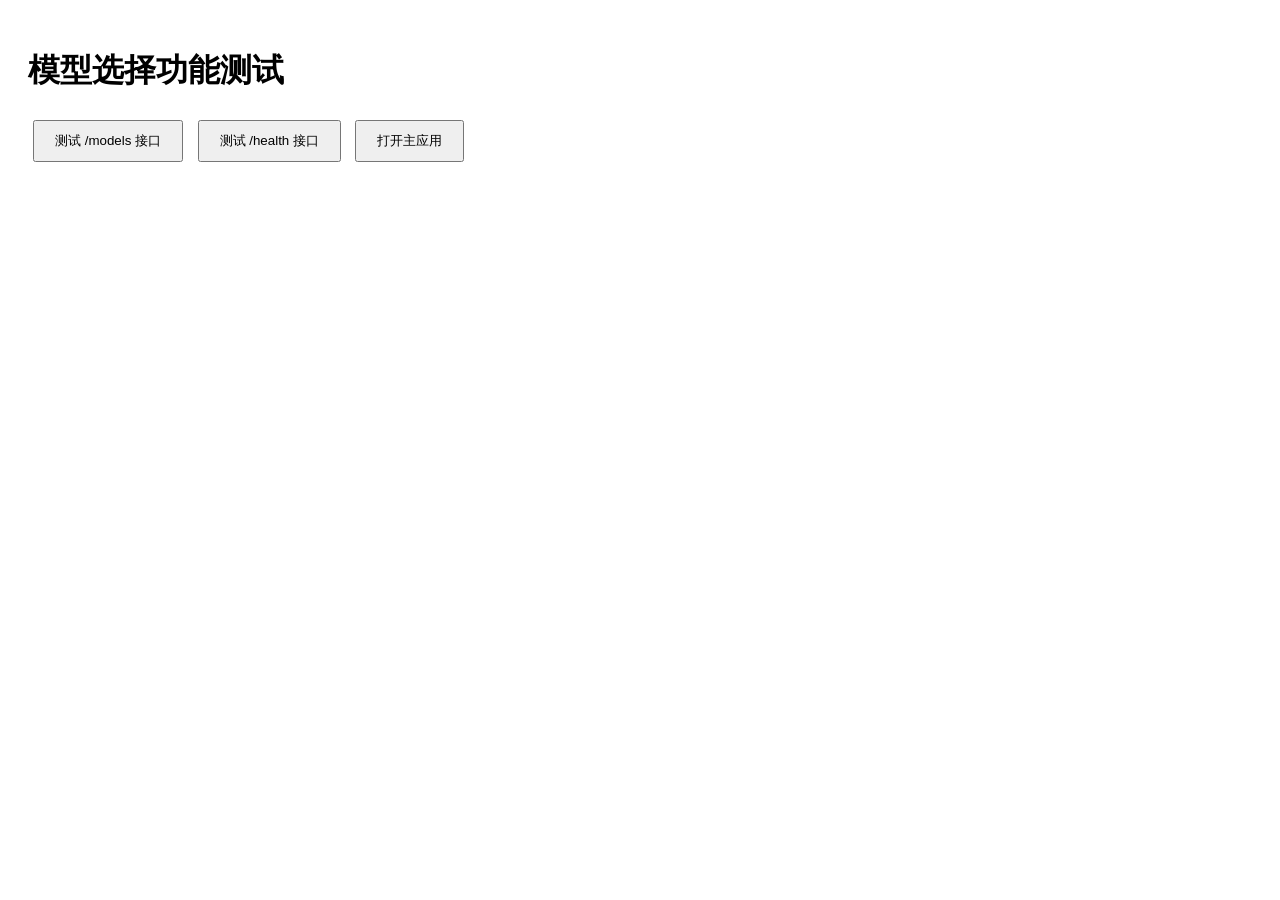
<file: test-models.html>
<!DOCTYPE html>
<html>
<head>
    <meta charset="utf-8">
    <title>测试模型选择功能</title>
    <style>
        body { font-family: sans-serif; padding: 20px; }
        .result { background: #f5f5f5; padding: 10px; margin: 10px 0; border-radius: 5px; }
        button { padding: 10px 20px; margin: 5px; cursor: pointer; }
        pre { background: #fff; border: 1px solid #ddd; padding: 10px; overflow: auto; }
    </style>
</head>
<body>
    <h1>模型选择功能测试</h1>

    <button onclick="testModels()">测试 /models 接口</button>
    <button onclick="testHealth()">测试 /health 接口</button>
    <button onclick="openApp()">打开主应用</button>

    <div id="output"></div>

    <script>
        async function testModels() {
            const output = document.getElementById('output');
            try {
                const response = await fetch('/models');
                const data = await response.json();
                output.innerHTML = `
                    <div class="result">
                        <h3>✓ /models 接口响应成功</h3>
                        <pre>${JSON.stringify(data, null, 2)}</pre>
                    </div>
                `;
            } catch (error) {
                output.innerHTML = `<div class="result" style="color: red;">✗ 错误: ${error.message}</div>`;
            }
        }

        async function testHealth() {
            const output = document.getElementById('output');
            try {
                const response = await fetch('/health');
                const data = await response.json();
                output.innerHTML = `
                    <div class="result">
                        <h3>✓ /health 接口响应成功</h3>
                        <pre>${JSON.stringify(data, null, 2)}</pre>
                    </div>
                `;
            } catch (error) {
                output.innerHTML = `<div class="result" style="color: red;">✗ 错误: ${error.message}</div>`;
            }
        }

        function openApp() {
            window.location.href = '/';
        }
    </script>
</body>
</html>
</file>
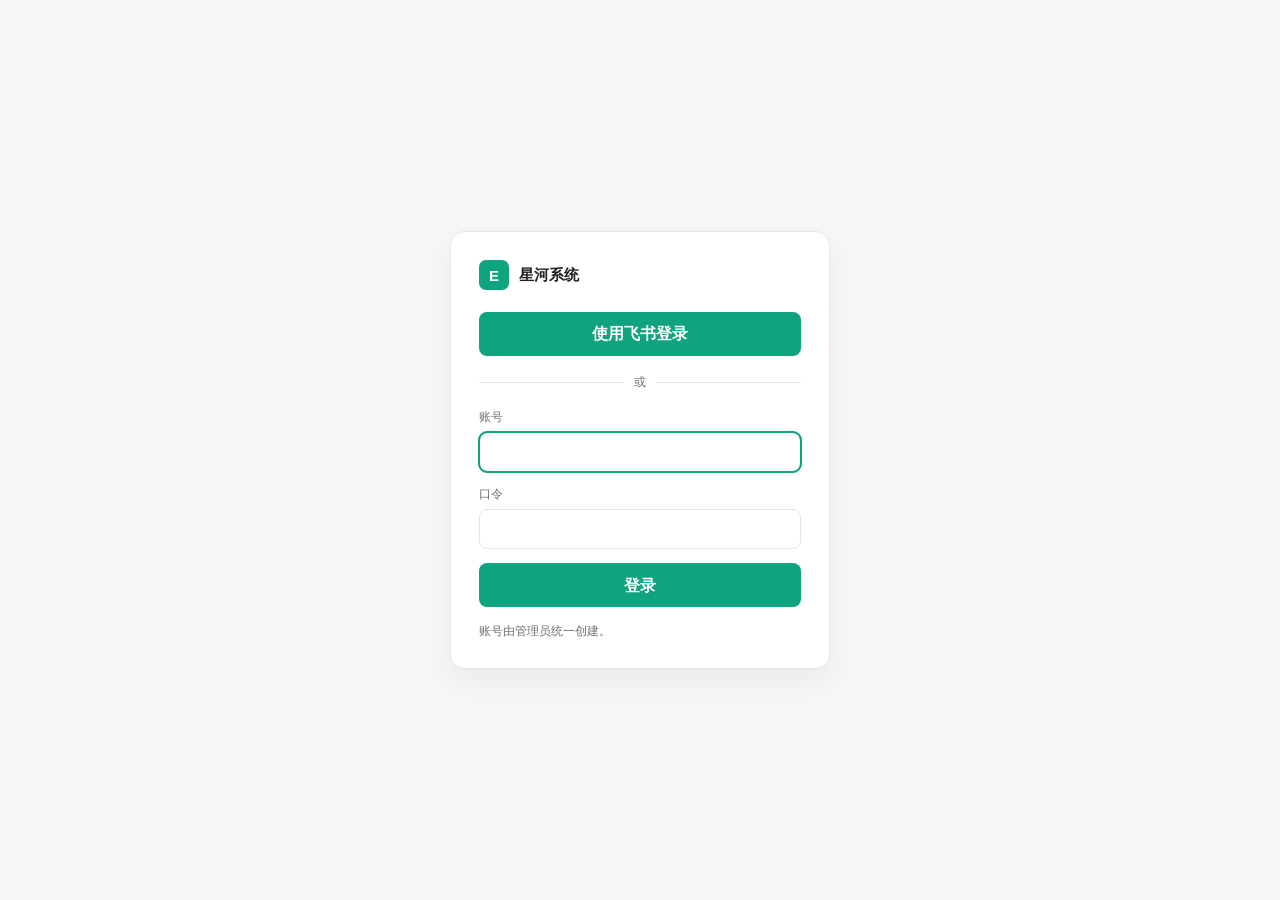
<file: internal/server/web/login.html>
<!doctype html>
<html lang="zh-CN">
<head>
  <meta charset="utf-8">
  <meta name="viewport" content="width=device-width, initial-scale=1">
  <meta name="color-scheme" content="light">
  <title>登录 · 星河系统</title>
  <link rel="icon" type="image/svg+xml" href="/favicon.svg">
  <!-- 本页由 /auth/login 直接返回并内联全部样式与脚本，
       即使访客尚未登录也可以打开助手首页。 -->
  <style>
    :root {
      color-scheme: light;
      --page: #ffffff;
      --line: #e6e6e8;
      --text: #202123;
      --muted: #6f7075;
      --accent: #10a37f;
      --accent-hover: #0d8f70;
      --danger: #c2413a;
      font-family: Inter, ui-sans-serif, -apple-system, BlinkMacSystemFont, "Segoe UI", "Microsoft YaHei", sans-serif;
    }
    * { box-sizing: border-box; }
    html, body { height: 100%; margin: 0; }
    body { display: grid; place-items: center; padding: 24px; background: #f7f7f8; color: var(--text); }
    .card {
      width: min(380px, 100%);
      padding: 28px;
      border: 1px solid var(--line);
      border-radius: 14px;
      background: var(--page);
      box-shadow: 0 12px 32px rgba(0, 0, 0, 0.06);
    }
    .brand { display: flex; align-items: center; gap: 10px; margin-bottom: 22px; font-size: 15px; font-weight: 650; }
    .brand-mark { display: grid; place-items: center; width: 30px; height: 30px; border-radius: 7px; background: var(--accent); color: #fff; font-weight: 750; }
    .provider[hidden], .message[hidden], .hint[hidden] { display: none; }
    .divider { display: flex; align-items: center; gap: 10px; margin: 18px 0; color: var(--muted); font-size: 12px; }
    .divider::before, .divider::after { content: ""; flex: 1; height: 1px; background: var(--line); }
    label { display: block; margin-bottom: 6px; color: var(--muted); font-size: 12px; }
    input {
      width: 100%;
      height: 40px;
      margin-bottom: 14px;
      padding: 0 12px;
      border: 1px solid var(--line);
      border-radius: 8px;
      background: var(--page);
      color: var(--text);
      font: inherit;
    }
    input:focus { border-color: var(--accent); outline: 2px solid var(--accent); outline-offset: -1px; }
    button, .button {
      display: block;
      width: 100%;
      height: 44px;
      border: 0;
      border-radius: 8px;
      background: var(--accent);
      color: #fff;
      font: inherit;
      font-weight: 600;
      line-height: 44px;
      text-align: center;
      text-decoration: none;
      cursor: pointer;
    }
    button:hover, .button:hover { background: var(--accent-hover); }
    button:disabled { opacity: 0.6; cursor: default; }
    .message { margin: 14px 0 0; color: var(--danger); font-size: 13px; }
    .hint { margin: 16px 0 0; color: var(--muted); font-size: 12px; }
  </style>
</head>
<body>
  <main class="card">
    <div class="brand">
      <span class="brand-mark">E</span>
      <span>星河系统</span>
    </div>

    <!-- 未启用的登录方式由服务端在渲染时整块移除（见 renderLoginPage）：
         入口连标记都不下发，而不是靠 CSS/JS 隐藏。 -->
    <!--provider:feishu-->
    <section class="provider" id="feishuBox">
      <a class="button" href="/auth/login?provider=feishu">使用飞书登录</a>
    </section>
    <!--/provider:feishu-->

    <!--both:divider-->
    <div class="divider">或</div>
    <!--/both:divider-->

    <!--provider:local-->
    <section class="provider" id="localBox">
      <form id="localForm">
        <label for="username">账号</label>
        <input id="username" name="username" autocomplete="username" autocapitalize="off" spellcheck="false" required>
        <label for="password">口令</label>
        <input id="password" name="password" type="password" autocomplete="current-password" required>
        <button id="submitButton" type="submit">登录</button>
      </form>
    </section>
    <!--/provider:local-->

    <p class="message" id="message" hidden></p>
    <p class="hint">账号由管理员统一创建。</p>
  </main>

  <script>
    const ui = {
      form: document.getElementById("localForm"),
      username: document.getElementById("username"),
      password: document.getElementById("password"),
      submit: document.getElementById("submitButton"),
      message: document.getElementById("message"),
    };

    function showMessage(text) {
      ui.message.textContent = text;
      ui.message.hidden = !text;
    }

    // 账号登录入口未启用时，表单区块不会下发到页面，这里也就没有可绑定的事件。
    if (ui.form) {
      ui.form.addEventListener("submit", async (event) => {
        event.preventDefault();
        showMessage("");
        ui.submit.disabled = true;
        try {
          const response = await fetch("/auth/local", {
            method: "POST",
            headers: { "Content-Type": "application/json" },
            body: JSON.stringify({ username: ui.username.value.trim(), password: ui.password.value }),
          });
          if (response.ok) {
            location.replace("/");
            return;
          }
          // 429 与 401 分开提示：前者是限流（等一会儿再来），后者是凭据不对。
          showMessage(response.status === 429 ? "登录尝试过于频繁，请稍后再试。" : "用户名或密码错误。");
          ui.password.value = "";
          ui.password.focus();
        } catch {
          showMessage("网络异常，请稍后重试。");
        } finally {
          ui.submit.disabled = false;
        }
      });
      ui.username.focus();
    }
  </script>
</body>
</html>
</file>
